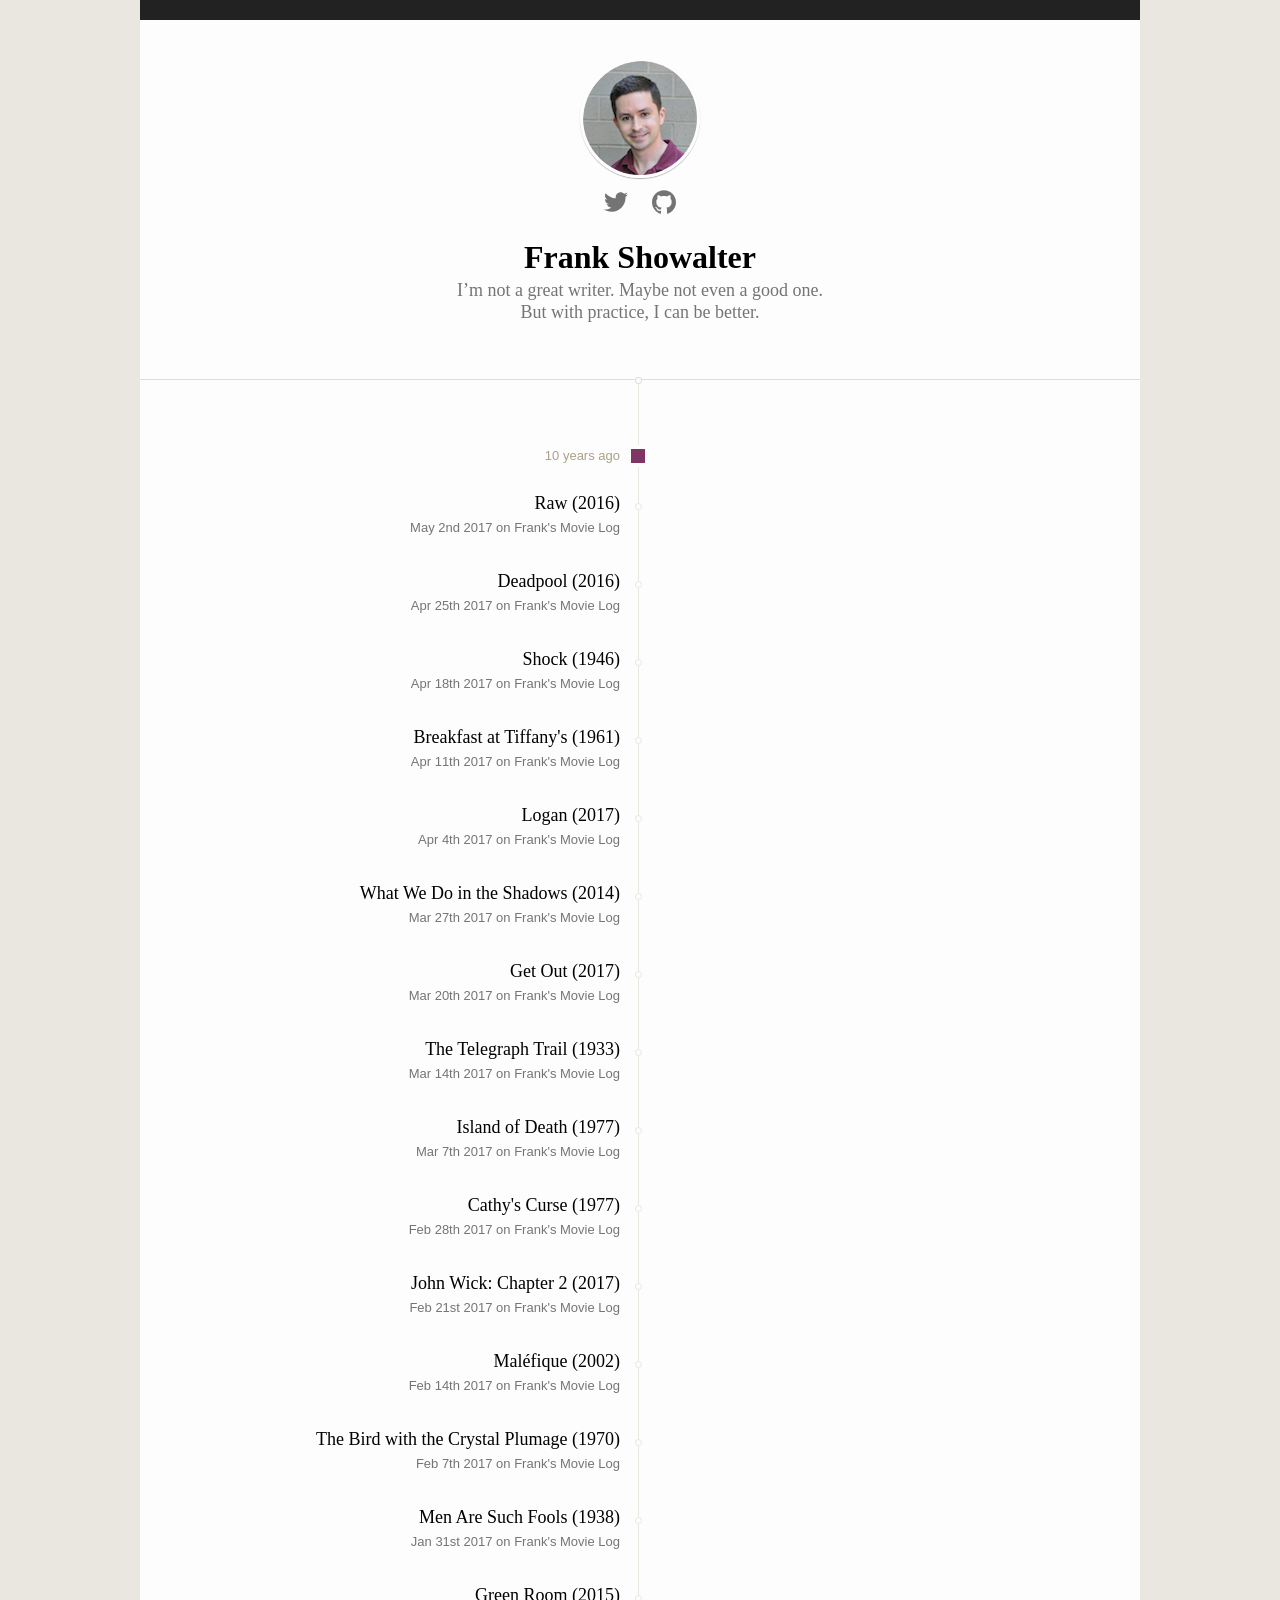
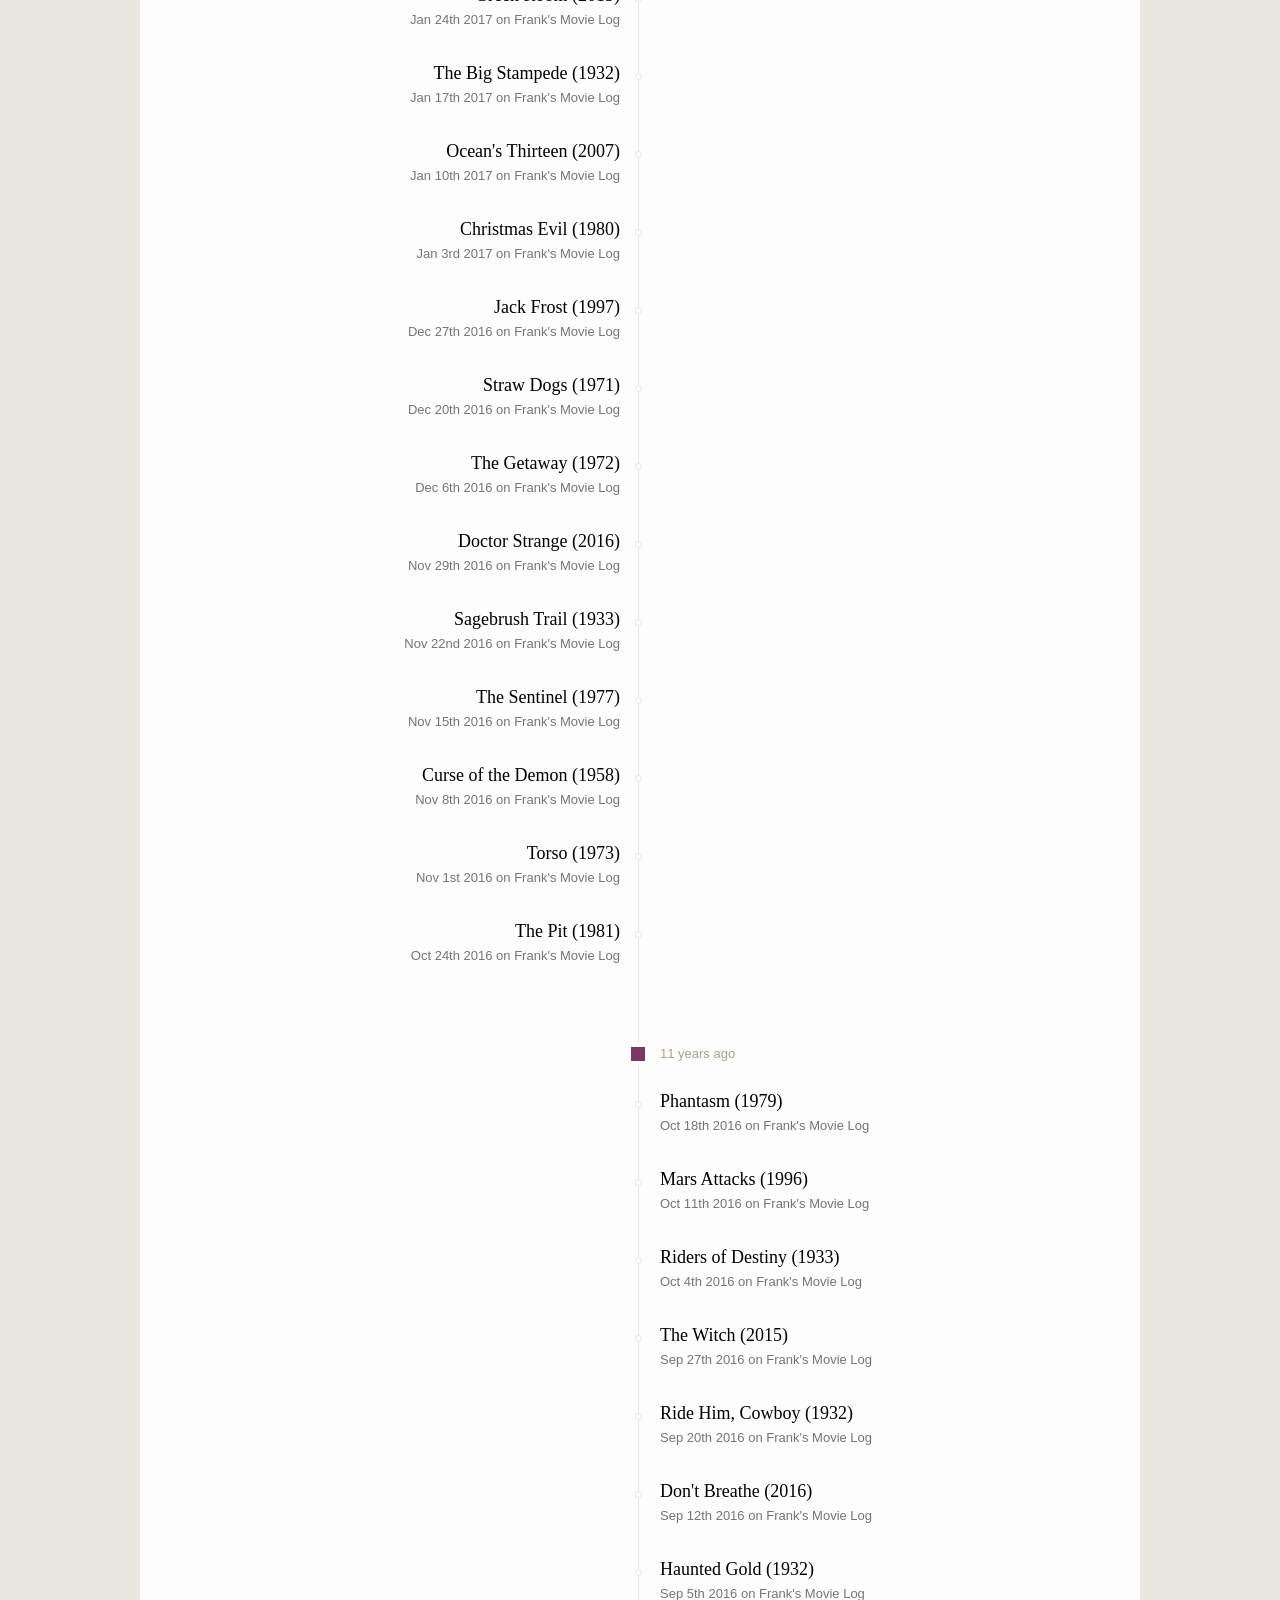
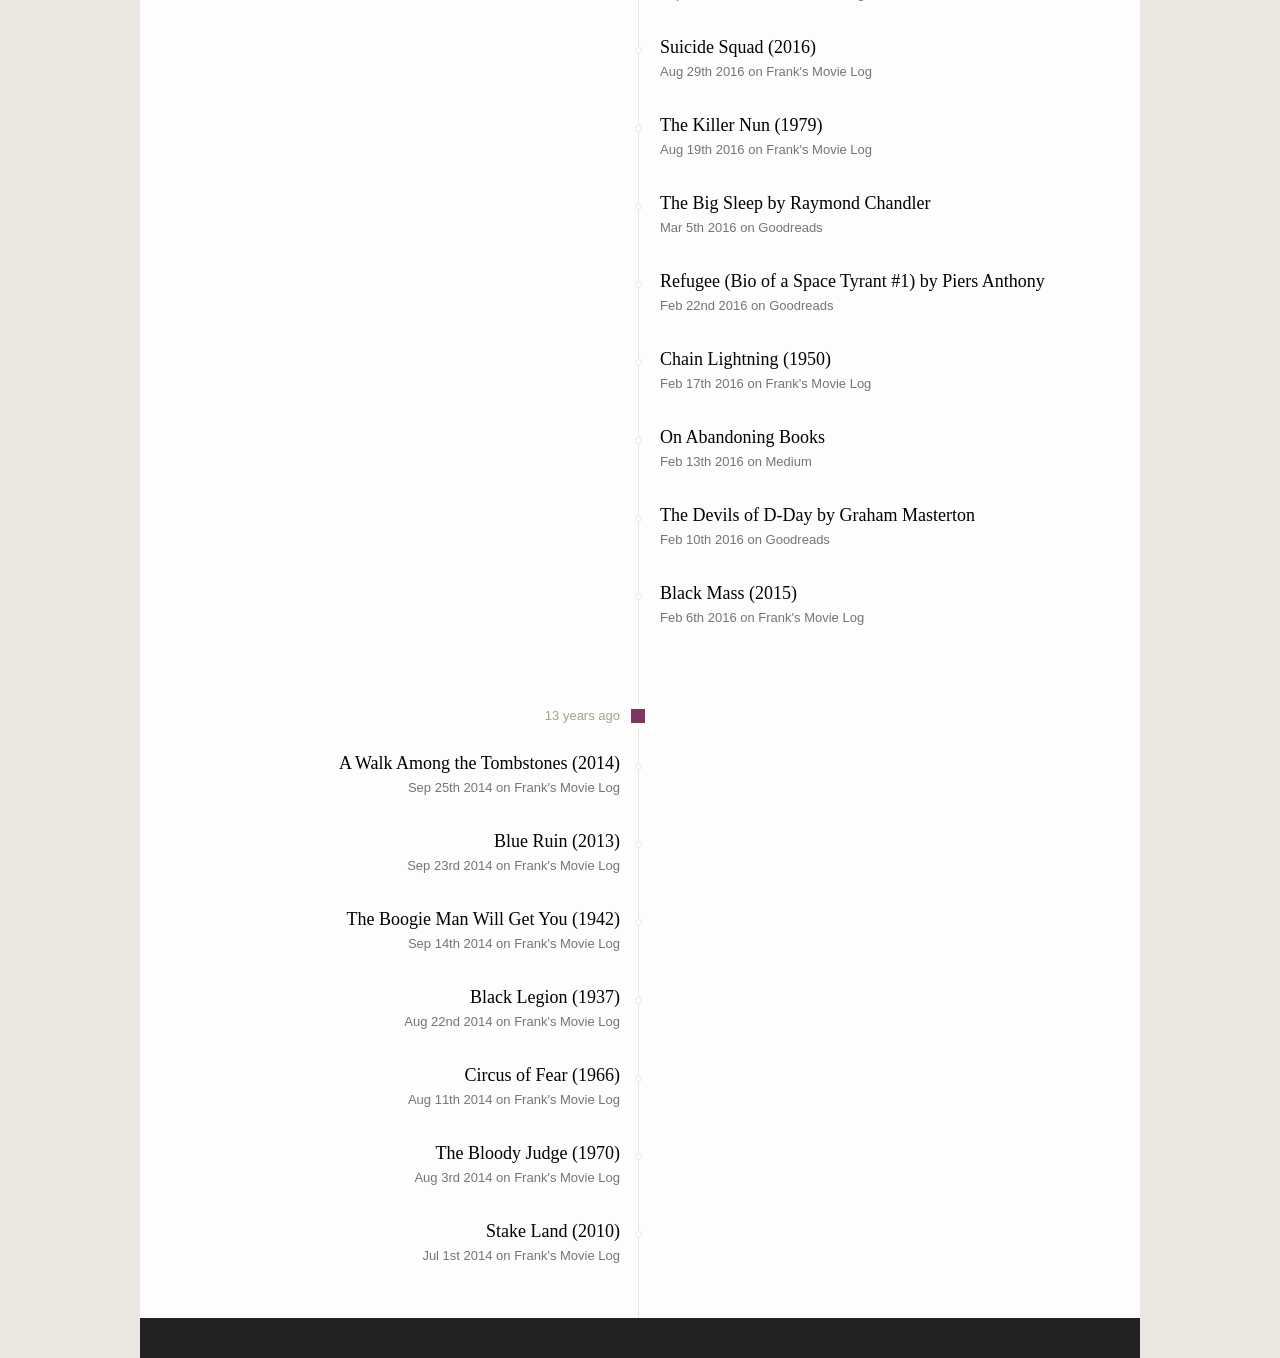
<file: index.html>
<!DOCTYPE html> <html> <head> <meta charset=utf-8> <meta content='width=device-width initial-scale=1' name=viewport> <meta content='IE=edge' http-equiv=X-UA-Compatible> <title>Frank Showalter</title> <meta content='I’m not a great writer. Maybe not even a good one. But with practice I can be better.' name=description> <link href='/feed.xml' rel=alternate title=Feed type='application/atom+xml'> <style>body{background-color:#e9e7e0;font-family:"Charter", "Iowan Old Style", Georgia, Cambria, "Times New Roman", Times, serif;-webkit-font-feature-settings:'kern';font-feature-settings:'kern';-webkit-font-smoothing:antialiased;height:100%;margin:0;max-height:100%;padding:0;-webkit-text-size-adjust:100%;-ms-text-size-adjust:100%;text-size-adjust:100%}*,*::before,*::after{box-sizing:inherit}html{box-sizing:border-box;height:100%;max-height:100%}.fs_mast{-webkit-align-items:center;-ms-flex-align:center;align-items:center;background:#fdfdfd;border-bottom:1px solid rgba(0,0,0,0.12);border-top:20px solid #222;display:-webkit-flex;display:-ms-flexbox;display:flex;-webkit-flex-direction:column;-ms-flex-direction:column;flex-direction:column;height:40%;-webkit-justify-content:center;-ms-flex-pack:center;justify-content:center;margin:0 auto;max-height:500px;max-width:1000px;min-height:380px;padding:0 20px;position:relative}.fs_mast::after{background:#fdfdfd;border:rgba(0,0,0,0.12) 1px solid;border-radius:100%;bottom:-5px;content:'';display:block;height:7px;left:50%;margin-left:-5px;position:absolute;width:7px;z-index:500}.fs_mast-avatar{border:3px solid #fdfdfd;border-radius:100%;box-shadow:0 1px 1px rgba(0,0,0,0.3);display:inline-block;height:120px;overflow:hidden;width:120px;z-index:500}.fs_mast-avatar_image{border-radius:50%;margin-bottom:20px;width:120px}.fs_mast-social{margin:12px 0 0}.fs_mast-social_link{margin:0 10px;text-decoration:none}.fs_mast-social_link path{fill:rgba(0,0,0,0.54);transition:fill ease .3s}.fs_mast-social_link:hover path{fill:#7f3663}.fs_mast-header{font-size:32px;font-weight:bold;margin-bottom:0;text-align:center}.fs_mast-slug{color:rgba(0,0,0,0.54);font-size:18px;line-height:1.2;margin-top:4px;max-width:420px;text-align:center}@media (min-width: 48em){.nowrap{white-space:nowrap}}.fs_timeline{background:#fdfdfd;border-bottom:solid 40px #222;margin:0 auto;max-width:1000px;padding:20px 0;position:relative}.fs_timeline::before{background-color:#e9e7e0;bottom:0;content:'';left:30px;margin-left:-1px;position:absolute;top:0;width:1px;z-index:100}@media (min-width: 48em){.fs_timeline::before{left:50%;margin-left:-2px}}.fs_timeline-group,.fs_timeline-group--even{list-style-type:none;margin-top:39px;padding-left:40px;position:relative}.fs_timeline-group::before,.fs_timeline-group--even::before{background-clip:content-box;background-color:#7f3663;border:4px solid #fdfdfd;border-radius:0;content:'';height:22px;left:30px;margin-left:-11px;position:absolute;top:6px;width:22px;z-index:200}@media (min-width: 48em){.fs_timeline-group,.fs_timeline-group--even{max-width:50%;padding:0 20px 0 40px;right:0;text-align:right}.fs_timeline-group::before,.fs_timeline-group--even::before{left:auto;right:-9px}}@media (min-width: 48em){.fs_timeline-group--even{left:50%;padding:0 40px 0 20px;text-align:left}.fs_timeline-group--even::before{left:-2px;right:auto}}@media (min-width: 48em){.fs_timeline-group--even .fs_timeline-event::after{left:-20px;right:auto}}.fs_timeline-subheader{color:#a9a287;display:inline-block;font-family:-apple-system, BlinkMacSystemFont, "Segoe UI", Roboto, Oxygen, Ubuntu, Cantarell, "Open Sans", "Helvetica Neue", sans-serif;font-size:13px;line-height:1;padding:10px;text-rendering:optimizeLegibility}@media (min-width: 48em){.fs_timeline-subheader{padding:10px 0}}.fs_timeline-events{margin:0;padding:10px}@media (min-width: 48em){.fs_timeline-events{padding:10px 0}}.fs_timeline-event{list-style-type:none;margin:0;padding:10px 0;position:relative}.fs_timeline-event::after{background:#fdfdfd;border:#e9e7e0 1px solid;border-radius:100%;content:'';display:block;height:7px;left:-19px;margin-left:-5px;position:absolute;top:21px;width:7px;z-index:500}@media (min-width: 48em){.fs_timeline-event{padding:10px 0}.fs_timeline-event::after{left:auto;right:-22px}}.fs_timeline-event_heading{color:#000;line-height:normal;margin:0;padding-bottom:6px}.fs_timeline-event_link{color:inherit;font-size:18px;font-weight:300;margin:0;text-decoration:none;text-rendering:optimizeLegibility}.fs_timeline-event_link:hover{color:#7f3663}.fs_timeline-event_slug{color:rgba(0,0,0,0.54);font-family:-apple-system, BlinkMacSystemFont, "Segoe UI", Roboto, Oxygen, Ubuntu, Cantarell, "Open Sans", "Helvetica Neue", sans-serif;font-size:13px;margin:0 0 15px;text-rendering:optimizeLegibility}
    </style> </head> <body> <header class=fs_mast> <div class=fs_mast-avatar> <img class=fs_mast-avatar_image srcset="/images/frank2x.jpg 2x, /images/frank3x.jpg 3x" alt="Frank Showalter" width=120 height=120 src="/images/frank.jpg"/> </div> <div class=fs_mast-social> <a class=fs_mast-social_link href='https://twitter.com/FrankShowalter'> <svg version="1.1" xmlns="http://www.w3.org/2000/svg" x=0px y=0px width=24px height=24px viewbox="0 0 100 100" style="enable-background:new 0 0 100 100;" xmlns:xlink="http://www.w3.org/1999/xlink" xml:space=preserve> <path id=twitter class=st12 d="M100,19c-3.7,1.6-7.6,2.7-11.8,3.2c4.2-2.5,7.5-6.6,9-11.4c-4,2.4-8.4,4.1-13,5c-3.7-4-9.1-6.5-15-6.5 c-11.3,0-20.5,9.2-20.5,20.5c0,1.6,0.2,3.2,0.5,4.7c-17.1-0.9-32.2-9-42.3-21.4c-1.8,3-2.8,6.6-2.8,10.3c0,7.1,3.6,13.4,9.1,17.1 c-3.4-0.1-6.5-1-9.3-2.6c0,0.1,0,0.2,0,0.3c0,9.9,7.1,18.2,16.5,20.1c-1.7,0.5-3.5,0.7-5.4,0.7c-1.3,0-2.6-0.1-3.9-0.4 c2.6,8.1,10.2,14.1,19.2,14.2c-7,5.5-15.9,8.8-25.5,8.8c-1.7,0-3.3-0.1-4.9-0.3c9.1,5.8,19.9,9.2,31.4,9.2 c37.7,0,58.4-31.3,58.4-58.4c0-0.9,0-1.8-0.1-2.7C93.8,26.7,97.3,23.1,100,19z"></path> </svg> </a> <a class=fs_mast-social_link href='https://github.com/fshowalter'> <svg version="1.1" xmlns="http://www.w3.org/2000/svg" x=0px y=0px width=24px height=24px viewbox="0 0 100 100" style="enable-background:new 0 0 100 100;" xmlns:xlink="http://www.w3.org/1999/xlink" xml:space=preserve> <path id=github class=st12 d="M65.8,98.7c-2.5,0.5-3.4-1.1-3.4-2.4c0-1.6,0.1-7,0.1-13.7c0-4.7-1.6-7.7-3.4-9.3 c11.1-1.2,22.8-5.5,22.8-24.7c0-5.5-1.9-9.9-5.1-13.4c0.5-1.3,2.2-6.3-0.5-13.2c0,0-4.2-1.3-13.7,5.1c-4-1.1-8.3-1.7-12.5-1.7 c-4.2,0-8.5,0.6-12.5,1.7C27.9,20.6,23.7,22,23.7,22c-2.7,6.9-1,12-0.5,13.2c-3.2,3.5-5.2,8-5.2,13.4c0,19.2,11.7,23.4,22.8,24.7 c-1.4,1.2-2.7,3.5-3.2,6.7c-2.9,1.3-10.1,3.5-14.5-4.2c0,0-2.6-4.8-7.7-5.2c0,0-4.9-0.1-0.3,3c0,0,3.3,1.5,5.6,7.3 c0,0,2.9,8.9,16.8,5.9c0,4.2,0.1,8.1,0.1,9.3c0,1.3-0.9,2.9-3.4,2.4C14.3,92.1,0,73.3,0,51.2c0-27.6,22.4-50,50-50 c27.6,0,50,22.4,50,50C100,73.3,85.7,92.1,65.8,98.7z"></path> </svg> </a> </div> <h1 class=fs_mast-header>Frank Showalter</h1> <p class=fs_mast-slug> I’m not a great writer. Maybe not even a good one. <span class=nowrap>But with practice, I can be better.</span> </p> </header> <main> <ul class=fs_timeline id=list> <li class=fs_timeline-event data-date='2017-05-02T02:00:00Z'> <h3 class=fs_timeline-event_heading> <a class=fs_timeline-event_link href='https://www.franksmovielog.com/reviews/raw-2016/'> Raw (2016) </a> </h3> <p class=fs_timeline-event_slug> <time datetime="2017-05-02T02:00:00Z">May 2nd 2017</time> on Frank's Movie Log </p> </li> <li class=fs_timeline-event data-date='2017-04-25T03:27:00Z'> <h3 class=fs_timeline-event_heading> <a class=fs_timeline-event_link href='https://www.franksmovielog.com/reviews/deadpool-2016/'> Deadpool (2016) </a> </h3> <p class=fs_timeline-event_slug> <time datetime="2017-04-25T03:27:00Z">Apr 25th 2017</time> on Frank's Movie Log </p> </li> <li class=fs_timeline-event data-date='2017-04-18T03:06:00Z'> <h3 class=fs_timeline-event_heading> <a class=fs_timeline-event_link href='https://www.franksmovielog.com/reviews/shock-1946/'> Shock (1946) </a> </h3> <p class=fs_timeline-event_slug> <time datetime="2017-04-18T03:06:00Z">Apr 18th 2017</time> on Frank's Movie Log </p> </li> <li class=fs_timeline-event data-date='2017-04-11T01:28:00Z'> <h3 class=fs_timeline-event_heading> <a class=fs_timeline-event_link href='https://www.franksmovielog.com/reviews/breakfast-at-tiffanys-1961/'> Breakfast at Tiffany's (1961) </a> </h3> <p class=fs_timeline-event_slug> <time datetime="2017-04-11T01:28:00Z">Apr 11th 2017</time> on Frank's Movie Log </p> </li> <li class=fs_timeline-event data-date='2017-04-04T03:45:00Z'> <h3 class=fs_timeline-event_heading> <a class=fs_timeline-event_link href='https://www.franksmovielog.com/reviews/logan-2017/'> Logan (2017) </a> </h3> <p class=fs_timeline-event_slug> <time datetime="2017-04-04T03:45:00Z">Apr 4th 2017</time> on Frank's Movie Log </p> </li> <li class=fs_timeline-event data-date='2017-03-27T04:04:00Z'> <h3 class=fs_timeline-event_heading> <a class=fs_timeline-event_link href='https://www.franksmovielog.com/reviews/what-we-do-in-the-shadows-2014/'> What We Do in the Shadows (2014) </a> </h3> <p class=fs_timeline-event_slug> <time datetime="2017-03-27T04:04:00Z">Mar 27th 2017</time> on Frank's Movie Log </p> </li> <li class=fs_timeline-event data-date='2017-03-20T04:14:00Z'> <h3 class=fs_timeline-event_heading> <a class=fs_timeline-event_link href='https://www.franksmovielog.com/reviews/get-out-2017/'> Get Out (2017) </a> </h3> <p class=fs_timeline-event_slug> <time datetime="2017-03-20T04:14:00Z">Mar 20th 2017</time> on Frank's Movie Log </p> </li> <li class=fs_timeline-event data-date='2017-03-14T02:09:58Z'> <h3 class=fs_timeline-event_heading> <a class=fs_timeline-event_link href='https://www.franksmovielog.com/reviews/the-telegraph-trail-1933/'> The Telegraph Trail (1933) </a> </h3> <p class=fs_timeline-event_slug> <time datetime="2017-03-14T02:09:58Z">Mar 14th 2017</time> on Frank's Movie Log </p> </li> <li class=fs_timeline-event data-date='2017-03-07T02:04:58Z'> <h3 class=fs_timeline-event_heading> <a class=fs_timeline-event_link href='https://www.franksmovielog.com/reviews/island-of-death-1977/'> Island of Death (1977) </a> </h3> <p class=fs_timeline-event_slug> <time datetime="2017-03-07T02:04:58Z">Mar 7th 2017</time> on Frank's Movie Log </p> </li> <li class=fs_timeline-event data-date='2017-02-28T02:09:00Z'> <h3 class=fs_timeline-event_heading> <a class=fs_timeline-event_link href='https://www.franksmovielog.com/reviews/cathys-curse-1977/'> Cathy's Curse (1977) </a> </h3> <p class=fs_timeline-event_slug> <time datetime="2017-02-28T02:09:00Z">Feb 28th 2017</time> on Frank's Movie Log </p> </li> <li class=fs_timeline-event data-date='2017-02-21T02:09:00Z'> <h3 class=fs_timeline-event_heading> <a class=fs_timeline-event_link href='https://www.franksmovielog.com/reviews/john-wick-chapter-2-2017/'> John Wick: Chapter 2 (2017) </a> </h3> <p class=fs_timeline-event_slug> <time datetime="2017-02-21T02:09:00Z">Feb 21st 2017</time> on Frank's Movie Log </p> </li> <li class=fs_timeline-event data-date='2017-02-14T03:18:00Z'> <h3 class=fs_timeline-event_heading> <a class=fs_timeline-event_link href='https://www.franksmovielog.com/reviews/malefique-2002/'> Maléfique (2002) </a> </h3> <p class=fs_timeline-event_slug> <time datetime="2017-02-14T03:18:00Z">Feb 14th 2017</time> on Frank's Movie Log </p> </li> <li class=fs_timeline-event data-date='2017-02-07T00:49:00Z'> <h3 class=fs_timeline-event_heading> <a class=fs_timeline-event_link href='https://www.franksmovielog.com/reviews/the-bird-with-the-crystal-plumage-1970/'> The Bird with the Crystal Plumage (1970) </a> </h3> <p class=fs_timeline-event_slug> <time datetime="2017-02-07T00:49:00Z">Feb 7th 2017</time> on Frank's Movie Log </p> </li> <li class=fs_timeline-event data-date='2017-01-31T01:57:00Z'> <h3 class=fs_timeline-event_heading> <a class=fs_timeline-event_link href='https://www.franksmovielog.com/reviews/men-are-such-fools-1938/'> Men Are Such Fools (1938) </a> </h3> <p class=fs_timeline-event_slug> <time datetime="2017-01-31T01:57:00Z">Jan 31st 2017</time> on Frank's Movie Log </p> </li> <li class=fs_timeline-event data-date='2017-01-24T01:57:00Z'> <h3 class=fs_timeline-event_heading> <a class=fs_timeline-event_link href='https://www.franksmovielog.com/reviews/green-room-2015/'> Green Room (2015) </a> </h3> <p class=fs_timeline-event_slug> <time datetime="2017-01-24T01:57:00Z">Jan 24th 2017</time> on Frank's Movie Log </p> </li> <li class=fs_timeline-event data-date='2017-01-17T01:41:00Z'> <h3 class=fs_timeline-event_heading> <a class=fs_timeline-event_link href='https://www.franksmovielog.com/reviews/the-big-stampede-1932/'> The Big Stampede (1932) </a> </h3> <p class=fs_timeline-event_slug> <time datetime="2017-01-17T01:41:00Z">Jan 17th 2017</time> on Frank's Movie Log </p> </li> <li class=fs_timeline-event data-date='2017-01-10T03:32:00Z'> <h3 class=fs_timeline-event_heading> <a class=fs_timeline-event_link href='https://www.franksmovielog.com/reviews/oceans-thirteen-2007/'> Ocean's Thirteen (2007) </a> </h3> <p class=fs_timeline-event_slug> <time datetime="2017-01-10T03:32:00Z">Jan 10th 2017</time> on Frank's Movie Log </p> </li> <li class=fs_timeline-event data-date='2017-01-03T02:52:00Z'> <h3 class=fs_timeline-event_heading> <a class=fs_timeline-event_link href='https://www.franksmovielog.com/reviews/christmas-evil-1980/'> Christmas Evil (1980) </a> </h3> <p class=fs_timeline-event_slug> <time datetime="2017-01-03T02:52:00Z">Jan 3rd 2017</time> on Frank's Movie Log </p> </li> <li class=fs_timeline-event data-date='2016-12-27T02:15:00Z'> <h3 class=fs_timeline-event_heading> <a class=fs_timeline-event_link href='https://www.franksmovielog.com/reviews/jack-frost-1997/'> Jack Frost (1997) </a> </h3> <p class=fs_timeline-event_slug> <time datetime="2016-12-27T02:15:00Z">Dec 27th 2016</time> on Frank's Movie Log </p> </li> <li class=fs_timeline-event data-date='2016-12-20T02:12:00Z'> <h3 class=fs_timeline-event_heading> <a class=fs_timeline-event_link href='https://www.franksmovielog.com/reviews/straw-dogs-1971/'> Straw Dogs (1971) </a> </h3> <p class=fs_timeline-event_slug> <time datetime="2016-12-20T02:12:00Z">Dec 20th 2016</time> on Frank's Movie Log </p> </li> <li class=fs_timeline-event data-date='2016-12-06T03:05:00Z'> <h3 class=fs_timeline-event_heading> <a class=fs_timeline-event_link href='https://www.franksmovielog.com/reviews/the-getaway-1972/'> The Getaway (1972) </a> </h3> <p class=fs_timeline-event_slug> <time datetime="2016-12-06T03:05:00Z">Dec 6th 2016</time> on Frank's Movie Log </p> </li> <li class=fs_timeline-event data-date='2016-11-29T02:18:00Z'> <h3 class=fs_timeline-event_heading> <a class=fs_timeline-event_link href='https://www.franksmovielog.com/reviews/doctor-strange-2016/'> Doctor Strange (2016) </a> </h3> <p class=fs_timeline-event_slug> <time datetime="2016-11-29T02:18:00Z">Nov 29th 2016</time> on Frank's Movie Log </p> </li> <li class=fs_timeline-event data-date='2016-11-22T03:40:00Z'> <h3 class=fs_timeline-event_heading> <a class=fs_timeline-event_link href='https://www.franksmovielog.com/reviews/sagebrush-trail-1933/'> Sagebrush Trail (1933) </a> </h3> <p class=fs_timeline-event_slug> <time datetime="2016-11-22T03:40:00Z">Nov 22nd 2016</time> on Frank's Movie Log </p> </li> <li class=fs_timeline-event data-date='2016-11-15T01:08:00Z'> <h3 class=fs_timeline-event_heading> <a class=fs_timeline-event_link href='https://www.franksmovielog.com/reviews/the-sentinel-1977/'> The Sentinel (1977) </a> </h3> <p class=fs_timeline-event_slug> <time datetime="2016-11-15T01:08:00Z">Nov 15th 2016</time> on Frank's Movie Log </p> </li> <li class=fs_timeline-event data-date='2016-11-08T03:11:00Z'> <h3 class=fs_timeline-event_heading> <a class=fs_timeline-event_link href='https://www.franksmovielog.com/reviews/curse-of-the-demon-1958/'> Curse of the Demon (1958) </a> </h3> <p class=fs_timeline-event_slug> <time datetime="2016-11-08T03:11:00Z">Nov 8th 2016</time> on Frank's Movie Log </p> </li> <li class=fs_timeline-event data-date='2016-11-01T01:24:00Z'> <h3 class=fs_timeline-event_heading> <a class=fs_timeline-event_link href='https://www.franksmovielog.com/reviews/torso-1973/'> Torso (1973) </a> </h3> <p class=fs_timeline-event_slug> <time datetime="2016-11-01T01:24:00Z">Nov 1st 2016</time> on Frank's Movie Log </p> </li> <li class=fs_timeline-event data-date='2016-10-24T19:04:00Z'> <h3 class=fs_timeline-event_heading> <a class=fs_timeline-event_link href='https://www.franksmovielog.com/reviews/the-pit-1981/'> The Pit (1981) </a> </h3> <p class=fs_timeline-event_slug> <time datetime="2016-10-24T19:04:00Z">Oct 24th 2016</time> on Frank's Movie Log </p> </li> <li class=fs_timeline-event data-date='2016-10-18T00:44:00Z'> <h3 class=fs_timeline-event_heading> <a class=fs_timeline-event_link href='https://www.franksmovielog.com/reviews/phantasm-1979/'> Phantasm (1979) </a> </h3> <p class=fs_timeline-event_slug> <time datetime="2016-10-18T00:44:00Z">Oct 18th 2016</time> on Frank's Movie Log </p> </li> <li class=fs_timeline-event data-date='2016-10-11T00:28:00Z'> <h3 class=fs_timeline-event_heading> <a class=fs_timeline-event_link href='https://www.franksmovielog.com/reviews/mars-attacks-1996/'> Mars Attacks (1996) </a> </h3> <p class=fs_timeline-event_slug> <time datetime="2016-10-11T00:28:00Z">Oct 11th 2016</time> on Frank's Movie Log </p> </li> <li class=fs_timeline-event data-date='2016-10-04T00:57:00Z'> <h3 class=fs_timeline-event_heading> <a class=fs_timeline-event_link href='https://www.franksmovielog.com/reviews/riders-of-destiny-1933/'> Riders of Destiny (1933) </a> </h3> <p class=fs_timeline-event_slug> <time datetime="2016-10-04T00:57:00Z">Oct 4th 2016</time> on Frank's Movie Log </p> </li> <li class=fs_timeline-event data-date='2016-09-27T00:06:00Z'> <h3 class=fs_timeline-event_heading> <a class=fs_timeline-event_link href='https://www.franksmovielog.com/reviews/the-witch-2015/'> The Witch (2015) </a> </h3> <p class=fs_timeline-event_slug> <time datetime="2016-09-27T00:06:00Z">Sep 27th 2016</time> on Frank's Movie Log </p> </li> <li class=fs_timeline-event data-date='2016-09-20T02:02:00Z'> <h3 class=fs_timeline-event_heading> <a class=fs_timeline-event_link href='https://www.franksmovielog.com/reviews/ride-him-cowboy-1932/'> Ride Him, Cowboy (1932) </a> </h3> <p class=fs_timeline-event_slug> <time datetime="2016-09-20T02:02:00Z">Sep 20th 2016</time> on Frank's Movie Log </p> </li> <li class=fs_timeline-event data-date='2016-09-12T23:53:00Z'> <h3 class=fs_timeline-event_heading> <a class=fs_timeline-event_link href='https://www.franksmovielog.com/reviews/dont-breathe-2016/'> Don't Breathe (2016) </a> </h3> <p class=fs_timeline-event_slug> <time datetime="2016-09-12T23:53:00Z">Sep 12th 2016</time> on Frank's Movie Log </p> </li> <li class=fs_timeline-event data-date='2016-09-05T18:58:00Z'> <h3 class=fs_timeline-event_heading> <a class=fs_timeline-event_link href='https://www.franksmovielog.com/reviews/haunted-gold-1932/'> Haunted Gold (1932) </a> </h3> <p class=fs_timeline-event_slug> <time datetime="2016-09-05T18:58:00Z">Sep 5th 2016</time> on Frank's Movie Log </p> </li> <li class=fs_timeline-event data-date=2016-08-29> <h3 class=fs_timeline-event_heading> <a class=fs_timeline-event_link href='https://www.franksmovielog.com/reviews/suicide-squad-2016/'> Suicide Squad (2016) </a> </h3> <p class=fs_timeline-event_slug> <time datetime=2016-08-29>Aug 29th 2016</time> on Frank's Movie Log </p> </li> <li class=fs_timeline-event data-date=2016-08-19> <h3 class=fs_timeline-event_heading> <a class=fs_timeline-event_link href='https://www.franksmovielog.com/reviews/the-killer-nun-1979/'> The Killer Nun (1979) </a> </h3> <p class=fs_timeline-event_slug> <time datetime=2016-08-19>Aug 19th 2016</time> on Frank's Movie Log </p> </li> <li class=fs_timeline-event data-date='2016-03-05T11:23:00Z'> <h3 class=fs_timeline-event_heading> <a class=fs_timeline-event_link href='https://www.goodreads.com/review/show/359121899'> The Big Sleep by Raymond Chandler </a> </h3> <p class=fs_timeline-event_slug> <time datetime="2016-03-05T11:23:00Z">Mar 5th 2016</time> on Goodreads </p> </li> <li class=fs_timeline-event data-date='2016-02-22T11:46:00Z'> <h3 class=fs_timeline-event_heading> <a class=fs_timeline-event_link href='https://www.goodreads.com/review/show/359293257'> Refugee (Bio of a Space Tyrant #1) by Piers Anthony </a> </h3> <p class=fs_timeline-event_slug> <time datetime="2016-02-22T11:46:00Z">Feb 22nd 2016</time> on Goodreads </p> </li> <li class=fs_timeline-event data-date='2016-02-17T11:58:00Z'> <h3 class=fs_timeline-event_heading> <a class=fs_timeline-event_link href='https://www.franksmovielog.com/reviews/chain-lightning-1950/'> Chain Lightning (1950) </a> </h3> <p class=fs_timeline-event_slug> <time datetime="2016-02-17T11:58:00Z">Feb 17th 2016</time> on Frank's Movie Log </p> </li> <li class=fs_timeline-event data-date='2016-02-13T20:24:00Z'> <h3 class=fs_timeline-event_heading> <a class=fs_timeline-event_link href='https://medium.com/@frankshowalter/on-abandoning-books-34a100bbe004'> On Abandoning Books </a> </h3> <p class=fs_timeline-event_slug> <time datetime="2016-02-13T20:24:00Z">Feb 13th 2016</time> on Medium </p> </li> <li class=fs_timeline-event data-date='2016-02-10T11:31:00Z'> <h3 class=fs_timeline-event_heading> <a class=fs_timeline-event_link href='https://www.goodreads.com/review/show/359175824'> The Devils of D-Day by Graham Masterton </a> </h3> <p class=fs_timeline-event_slug> <time datetime="2016-02-10T11:31:00Z">Feb 10th 2016</time> on Goodreads </p> </li> <li class=fs_timeline-event data-date='2016-02-06T19:31:02Z'> <h3 class=fs_timeline-event_heading> <a class=fs_timeline-event_link href='https://www.franksmovielog.com/reviews/black-mass-2015/'> Black Mass (2015) </a> </h3> <p class=fs_timeline-event_slug> <time datetime="2016-02-06T19:31:02Z">Feb 6th 2016</time> on Frank's Movie Log </p> </li> <li class=fs_timeline-event data-date='2014-09-25T12:00:00Z'> <h3 class=fs_timeline-event_heading> <a class=fs_timeline-event_link href='https://www.franksmovielog.com/reviews/a-walk-among-the-tombstones-2014/'> A Walk Among the Tombstones (2014) </a> </h3> <p class=fs_timeline-event_slug> <time datetime="2014-09-25T12:00:00Z">Sep 25th 2014</time> on Frank's Movie Log </p> </li> <li class=fs_timeline-event data-date='2014-09-23T02:05:00Z'> <h3 class=fs_timeline-event_heading> <a class=fs_timeline-event_link href='https://www.franksmovielog.com/reviews/blue-ruin-2013/'> Blue Ruin (2013) </a> </h3> <p class=fs_timeline-event_slug> <time datetime="2014-09-23T02:05:00Z">Sep 23rd 2014</time> on Frank's Movie Log </p> </li> <li class=fs_timeline-event data-date='2014-09-14T00:12:00Z'> <h3 class=fs_timeline-event_heading> <a class=fs_timeline-event_link href='https://www.franksmovielog.com/reviews/the-boogie-man-will-get-you-1942/'> The Boogie Man Will Get You (1942) </a> </h3> <p class=fs_timeline-event_slug> <time datetime="2014-09-14T00:12:00Z">Sep 14th 2014</time> on Frank's Movie Log </p> </li> <li class=fs_timeline-event data-date='2014-08-22T00:12:00Z'> <h3 class=fs_timeline-event_heading> <a class=fs_timeline-event_link href='https://www.franksmovielog.com/reviews/black-legion-1937/'> Black Legion (1937) </a> </h3> <p class=fs_timeline-event_slug> <time datetime="2014-08-22T00:12:00Z">Aug 22nd 2014</time> on Frank's Movie Log </p> </li> <li class=fs_timeline-event data-date='2014-08-11T12:00:00Z'> <h3 class=fs_timeline-event_heading> <a class=fs_timeline-event_link href='https://www.franksmovielog.com/reviews/circus-of-fear-1966/'> Circus of Fear (1966) </a> </h3> <p class=fs_timeline-event_slug> <time datetime="2014-08-11T12:00:00Z">Aug 11th 2014</time> on Frank's Movie Log </p> </li> <li class=fs_timeline-event data-date=2014-08-03> <h3 class=fs_timeline-event_heading> <a class=fs_timeline-event_link href='https://www.franksmovielog.com/reviews/the-bloody-judge-1970/'> The Bloody Judge (1970) </a> </h3> <p class=fs_timeline-event_slug> <time datetime=2014-08-03>Aug 3rd 2014</time> on Frank's Movie Log </p> </li> <li class=fs_timeline-event data-date=2014-07-01> <h3 class=fs_timeline-event_heading> <a class=fs_timeline-event_link href='https://www.franksmovielog.com/reviews/stake-land-2010/'> Stake Land (2010) </a> </h3> <p class=fs_timeline-event_slug> <time datetime=2014-07-01>Jul 1st 2014</time> on Frank's Movie Log </p> </li> </ul> </main> <script>!function(e){function t(e){var t,n=new Date(e),r=n.getTime(),a=[[60,"seconds",1],[120,"1 minute ago","1 minute from now"],[3600,"minutes",60],[7200,"1 hour ago","1 hour from now"],[86400,"hours",3600],[172800,"Yesterday","Tomorrow"],[604800,"days",86400],[1209600,"Last week","Next week"],[2419200,"weeks",604800],[4838400,"Last month","Next month"],[29030400,"months",2419200],[58060800,"Last year","Next year"],[290304e4,"years",29030400]],o=0,i=a[o],u=(+new Date-r)/1e3,c="ago",s=new Date;if(0===u)return"Just now";if(u>172800&&(n.setHours(0,0,0),u=(+new Date-n.getTime())/1e3),u>2419200&&58060800>u)return t=s.getMonth()-n.getMonth()+12*(s.getYear()-n.getYear()),1===t?"Last month":t+" months ago";for(;i;){if(u<i[0])return"string"==typeof i[2]?i[1]:Math.floor(u/i[2])+" "+i[1]+" "+c;o++,i=a[o]}return r}function n(e,t){var n;for(n=0;n<e.length;n++)t(e[n],n)}function r(e){var r,a,o={};return n(e,function(e){r=e.cloneNode(!0),a=t(e.getAttribute("data-date")),o[a]=o[a]||[],o[a].push(r)}),o}function a(t){var n=e.createElement("ul");return n.className="fs_timeline-events",t.forEach(function(e){n.appendChild(e)}),n}function o(t,n){var r=e.createElement("li"),o=e.createElement("span");return r.className="fs_timeline-group",o.className="fs_timeline-subheader",o.appendChild(e.createTextNode(t)),r.appendChild(o),r.appendChild(a(n[t])),r}function i(e,t){var n,r=e.cloneNode(!1),a=!1;Object.keys(t).forEach(function(e){n=o(e,t),a&&(n.className=n.className+"--even"),r.appendChild(n),a=!a}),e.parentNode.replaceChild(r,e)}function u(){var t=e.querySelectorAll("[data-date]"),n=e.querySelector("#list"),a=r(t);i(n,a),n=null}function c(e){var t=["th","st","nd","rd"],n=e%100;return e+(t[(n-20)%10]||t[n]||t[0])}function s(e){var t=new Date(e),n=t.toLocaleDateString(void 0,{month:"short"}),r=t.toLocaleDateString(void 0,{day:"numeric"}),a=t.toLocaleDateString(void 0,{year:"numeric"});return n+" "+c(r)+" "+a}function l(){var t,r=e.querySelectorAll("time");n(r,function(e){t=e.getAttribute("datetime"),e.textContent=s(t)})}l(),u()}(document);
    </script> <script>
      !function(e,t,a,n,c,s,o){e.GoogleAnalyticsObject=c,e[c]=e[c]||function(){(e[c].q=e[c].q||[]).push(arguments)},e[c].l=1*new Date,s=t.createElement(a),o=t.getElementsByTagName(a)[0],s.async=1,s.src=n,o.parentNode.insertBefore(s,o)}(window,document,"script","https://www.google-analytics.com/analytics.js","ga"),ga("create","UA-55282521-2","auto"),ga("send","pageview");
    </script> </body> </html>
</file>
